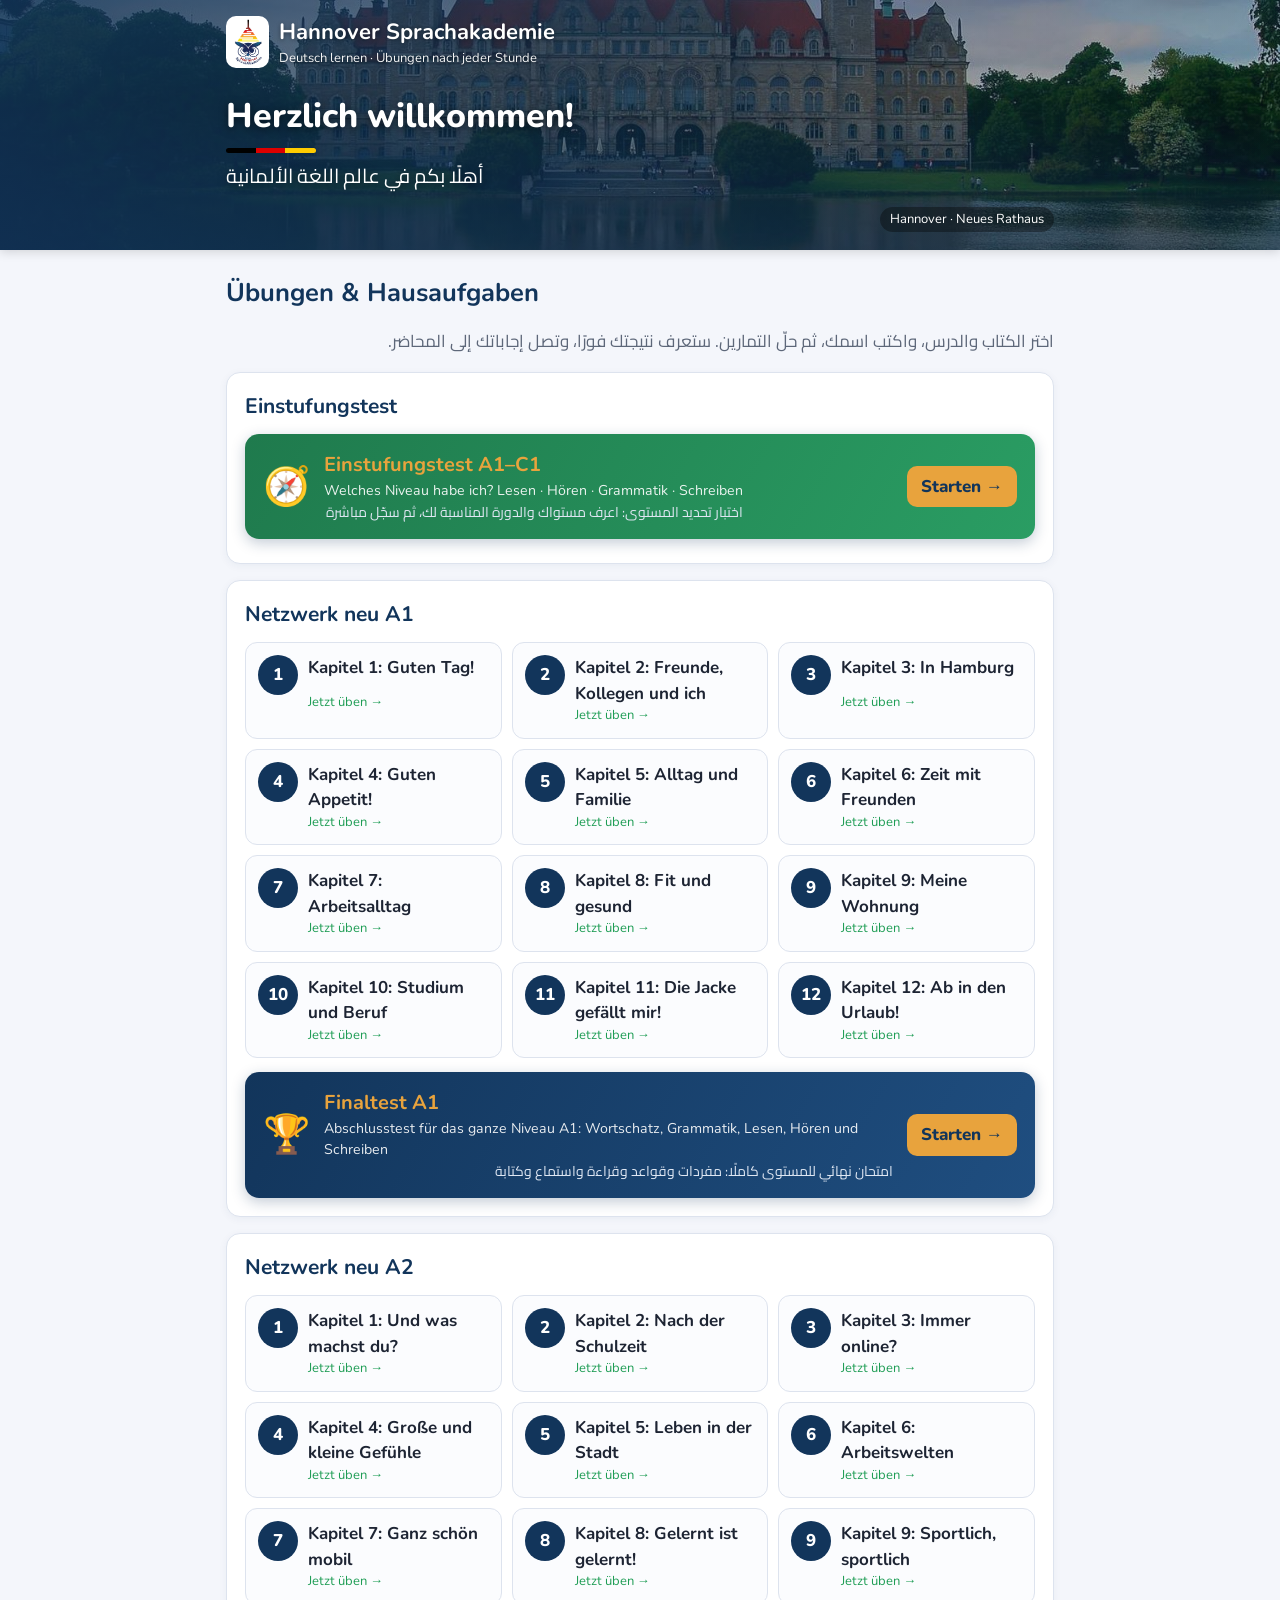
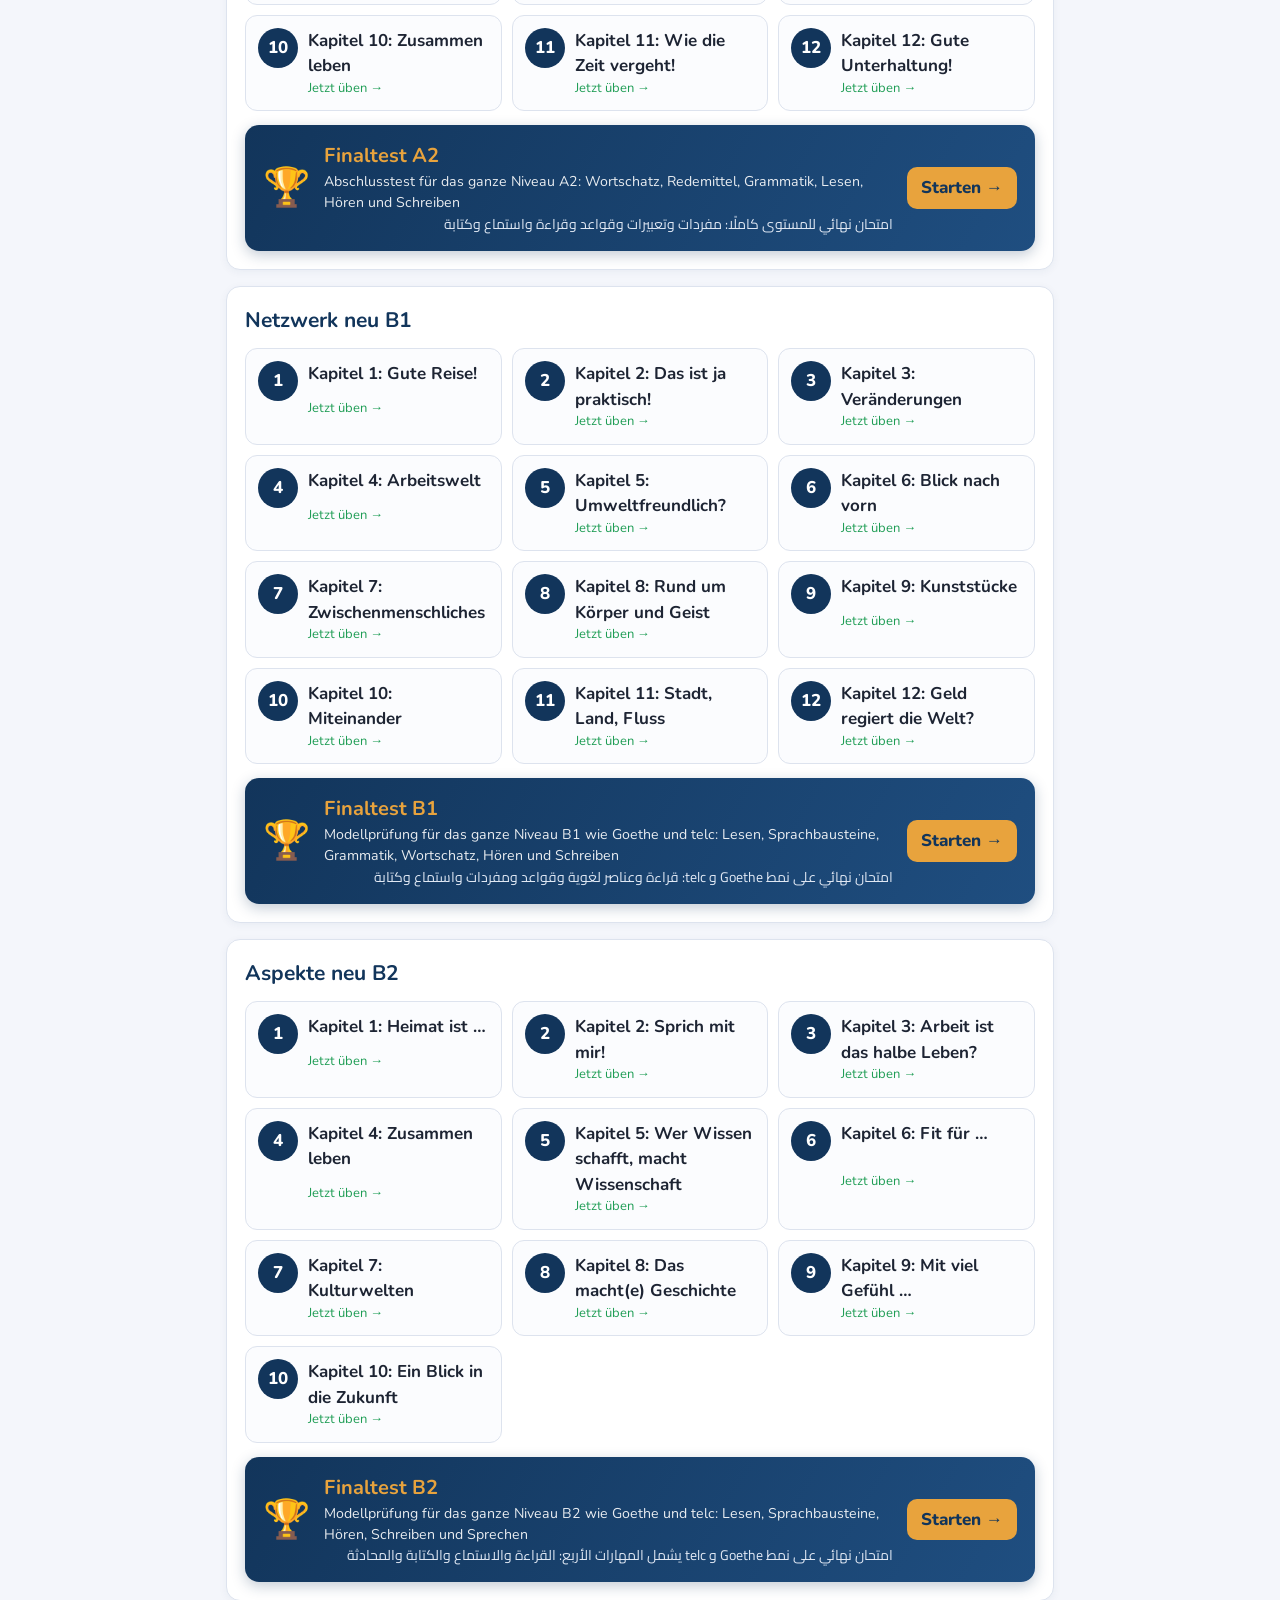
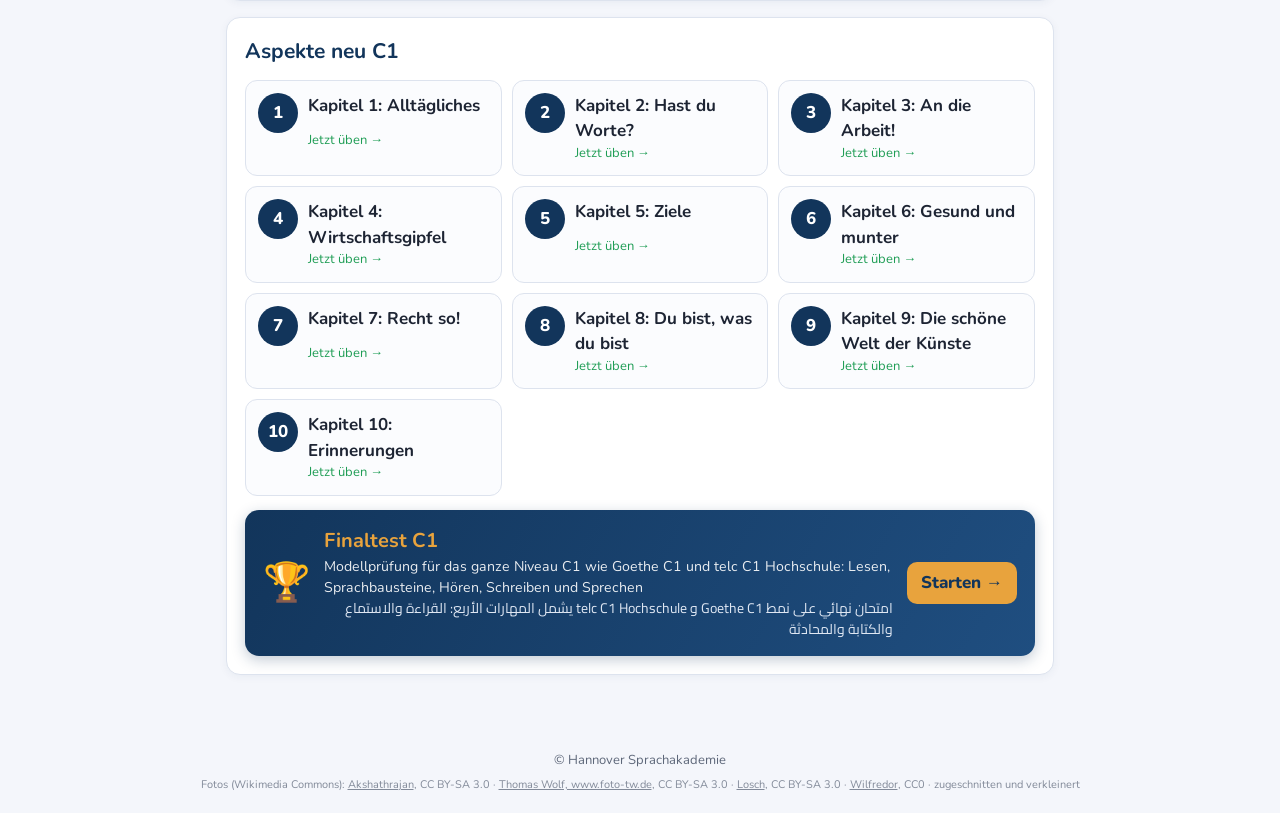
<file: index.html>
<!doctype html>
<html lang="de" dir="ltr">
<head>
  <meta charset="utf-8">
  <meta name="viewport" content="width=device-width, initial-scale=1">
  <link rel="icon" href="assets/logo.png">
  <title>Hannover Sprachakademie – Übungen</title>
  <link rel="preconnect" href="https://fonts.googleapis.com">
  <link href="https://fonts.googleapis.com/css2?family=Cairo:wght@400;600;700&family=Nunito:wght@400;600;800&display=swap" rel="stylesheet">
  <link rel="stylesheet" href="assets/style.css">
</head>
<body>
  <header class="topbar banner">
    <div class="slides" aria-hidden="true">
      <div class="slide on" style="background-image:url(assets/bg/hannover-rathaus.jpg)" data-ort="Hannover · Neues Rathaus"></div>
      <div class="slide" style="background-image:url(assets/bg/berlin.jpg); background-position:center 22%" data-ort="Berlin · Brandenburger Tor"></div>
      <div class="slide" style="background-image:url(assets/bg/hannover-uni.jpg); background-position:center 35%" data-ort="Hannover · Leibniz Universität"></div>
      <div class="slide" style="background-image:url(assets/bg/neuschwanstein.jpg); background-position:center 40%" data-ort="Bayern · Schloss Neuschwanstein"></div>
    </div>
    <div class="banner-in">
      <div class="brand"><img class="logo-img" src="assets/logo.png" alt="Hannover Sprachakademie"><div><strong>Hannover Sprachakademie</strong><small>Deutsch lernen · Übungen nach jeder Stunde</small></div></div>
      <div class="banner-text">
        <p class="willkommen">Herzlich willkommen!</p>
        <p class="ar">أهلًا بكم في عالم اللغة الألمانية</p>
      </div>
      <span class="ort" id="ort">Hannover · Neues Rathaus</span>
    </div>
  </header>
  <main class="wrap">
    <section class="hero">
      <h1>Übungen &amp; Hausaufgaben</h1>
      <p class="ar">اختر الكتاب والدرس، واكتب اسمك، ثم حلّ التمارين. ستعرف نتيجتك فورًا، وتصل إجاباتك إلى المحاضر.</p>
    </section>
    <section class="card">
      <h2>Einstufungstest</h2>
      <a class="final-card einst" href="einstufung.html">
        <span class="trophy">🧭</span>
        <span><strong>Einstufungstest A1–C1</strong><small>Welches Niveau habe ich? Lesen · Hören · Grammatik · Schreiben</small><em class="ar">اختبار تحديد المستوى: اعرف مستواك والدورة المناسبة لك، ثم سجّل مباشرة</em></span>
        <span class="go">Starten →</span>
      </a>
    </section>
    <div id="kurse"></div>
  </main>
  <footer class="foot">© Hannover Sprachakademie
    <small class="credits">Fotos (Wikimedia Commons):
      <a href="https://commons.wikimedia.org/wiki/File:Hannover_Rathaus_and_Maschteich,_Germany_-_20100525.jpg" target="_blank" rel="noopener">Akshathrajan</a>, CC BY-SA 3.0 ·
      <a href="https://commons.wikimedia.org/wiki/File:Brandenburger_Tor_abends.jpg" target="_blank" rel="noopener">Thomas Wolf, www.foto-tw.de</a>, CC BY-SA 3.0 ·
      <a href="https://commons.wikimedia.org/wiki/File:Gottfried_Wilhelm_Leibniz_Universit%C3%A4t_Hannover_IMG_5203.jpg" target="_blank" rel="noopener">Losch</a>, CC BY-SA 3.0 ·
      <a href="https://commons.wikimedia.org/wiki/File:Neuschwanstein_Castle_2024.jpg" target="_blank" rel="noopener">Wilfredor</a>, CC0 ·
      zugeschnitten und verkleinert</small>
  </footer>
  <script src="config.js"></script>
  <script>
    // Bildwechsel im Kopfbereich (alle 6 Sekunden)
    (function () {
      var s = document.querySelectorAll('.slides .slide'), ort = document.getElementById('ort'), i = 0;
      if (!s.length || (window.matchMedia && matchMedia('(prefers-reduced-motion: reduce)').matches)) return;
      setInterval(function () {
        s[i].classList.remove('on'); i = (i + 1) % s.length; s[i].classList.add('on');
        ort.textContent = s[i].getAttribute('data-ort');
      }, 6000);
    })();
    (function () {
      var box = document.getElementById('kurse');
      HA_CONFIG.kurse.forEach(function (k) {
        var sec = document.createElement('section'); sec.className = 'card';
        var h = document.createElement('h2'); h.textContent = k.name; sec.appendChild(h);
        var grid = document.createElement('div'); grid.className = 'kap-grid';
        k.kapitel.forEach(function (c) {
          var a = document.createElement(c.fertig ? 'a' : 'div');
          a.className = 'kap' + (c.fertig ? '' : ' soon');
          if (c.fertig) a.href = 'uebung.html?kurs=' + k.id + '&k=' + c.nr;
          a.innerHTML = '<span class="nr">' + c.nr + '</span><span class="t"></span><span class="s">' + (c.fertig ? 'Jetzt üben →' : 'bald') + '</span>';
          a.querySelector('.t').textContent = 'Kapitel ' + c.nr + ': ' + c.titel;
          grid.appendChild(a);
        });
        sec.appendChild(grid);
        if (k.final) {
          var f = document.createElement(k.final.fertig ? 'a' : 'div');
          f.className = 'final-card' + (k.final.fertig ? '' : ' soon');
          if (k.final.fertig) f.href = 'uebung.html?kurs=' + k.id + '&k=final';
          f.innerHTML = '<span class="trophy">🏆</span><span><strong></strong><small></small><em class="ar">امتحان نهائي للمستوى كاملًا: مفردات وقواعد وقراءة وكتابة</em></span><span class="go">' + (k.final.fertig ? 'Starten →' : 'bald') + '</span>';
          f.querySelector('strong').textContent = k.final.titel;
          f.querySelector('small').textContent = k.final.text || '';
          if (k.final.textAr) f.querySelector('em').textContent = k.final.textAr;
          sec.appendChild(f);
        }
        box.appendChild(sec);
      });
    })();
  </script>
</body>
</html>
</file>
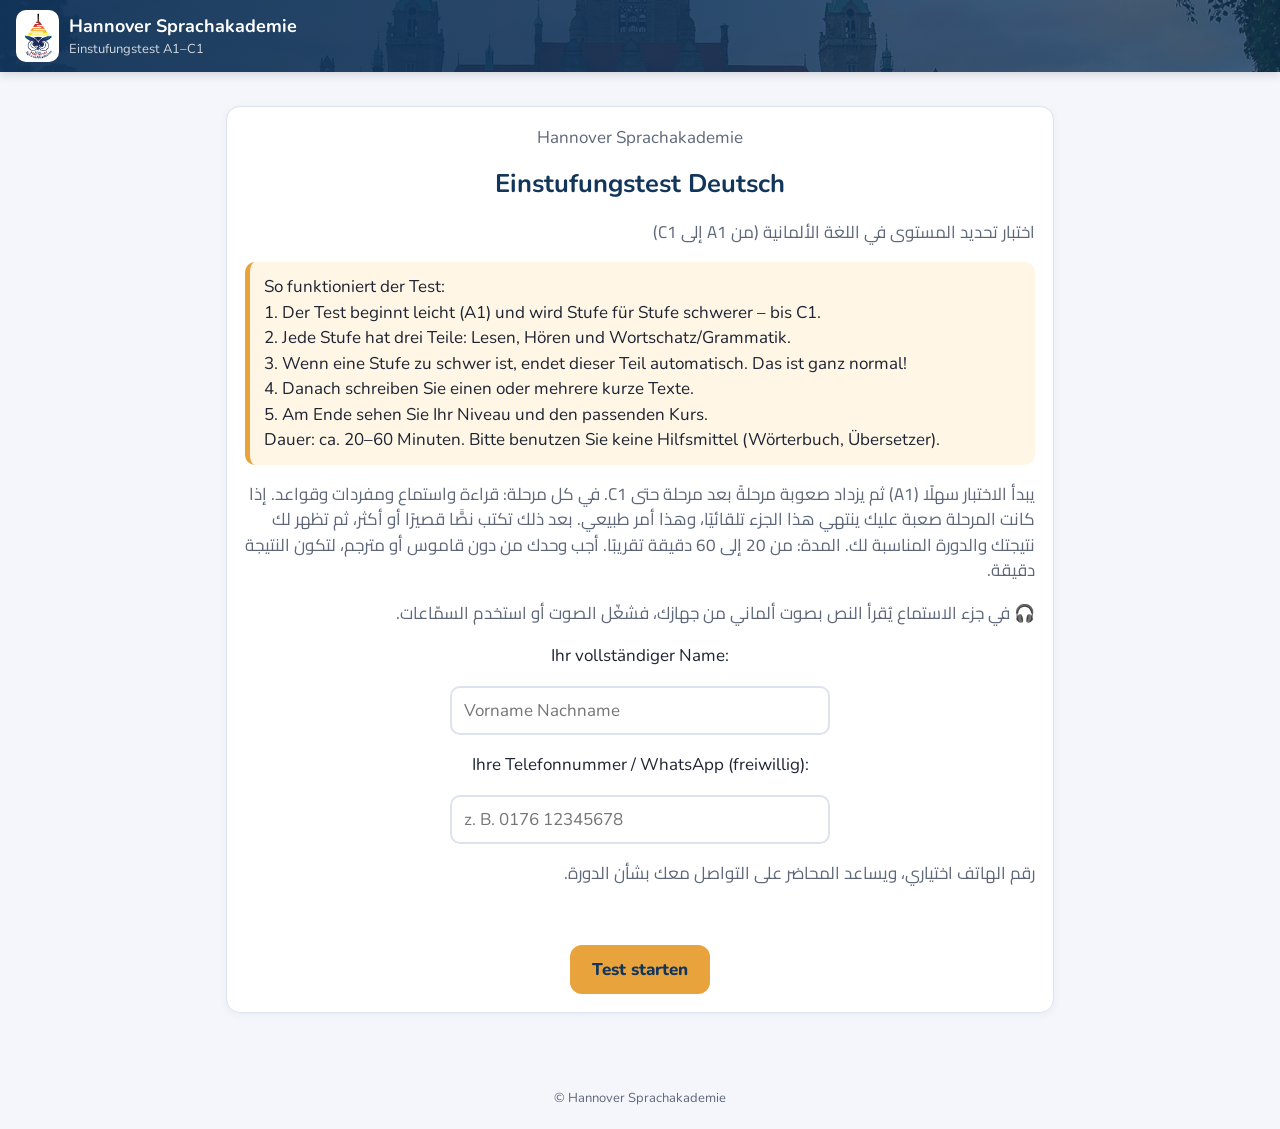
<file: einstufung.html>
<!doctype html>
<html lang="de" dir="ltr">
<head>
  <meta charset="utf-8">
  <meta name="viewport" content="width=device-width, initial-scale=1">
  <link rel="icon" href="assets/logo.png">
  <title>Hannover Sprachakademie – Einstufungstest</title>
  <link rel="preconnect" href="https://fonts.googleapis.com">
  <link href="https://fonts.googleapis.com/css2?family=Cairo:wght@400;600;700&family=Nunito:wght@400;600;800&display=swap" rel="stylesheet">
  <link rel="stylesheet" href="assets/style.css">
</head>
<body>
  <header class="topbar">
    <a class="brand" href="index.html"><img class="logo-img" src="assets/logo.png" alt="Hannover Sprachakademie"><div><strong>Hannover Sprachakademie</strong><small>Einstufungstest A1–C1</small></div></a>
    <div class="progress" id="progress" hidden><div class="bar"><span id="bar"></span></div><span id="ptext"></span></div>
  </header>
  <main class="wrap" id="app"><p class="loading">Wird geladen …</p></main>
  <footer class="foot">© Hannover Sprachakademie</footer>
  <script src="config.js"></script>
  <script src="data/einstufung.js"></script>
  <script src="assets/einstufung.js"></script>
</body>
</html>
</file>
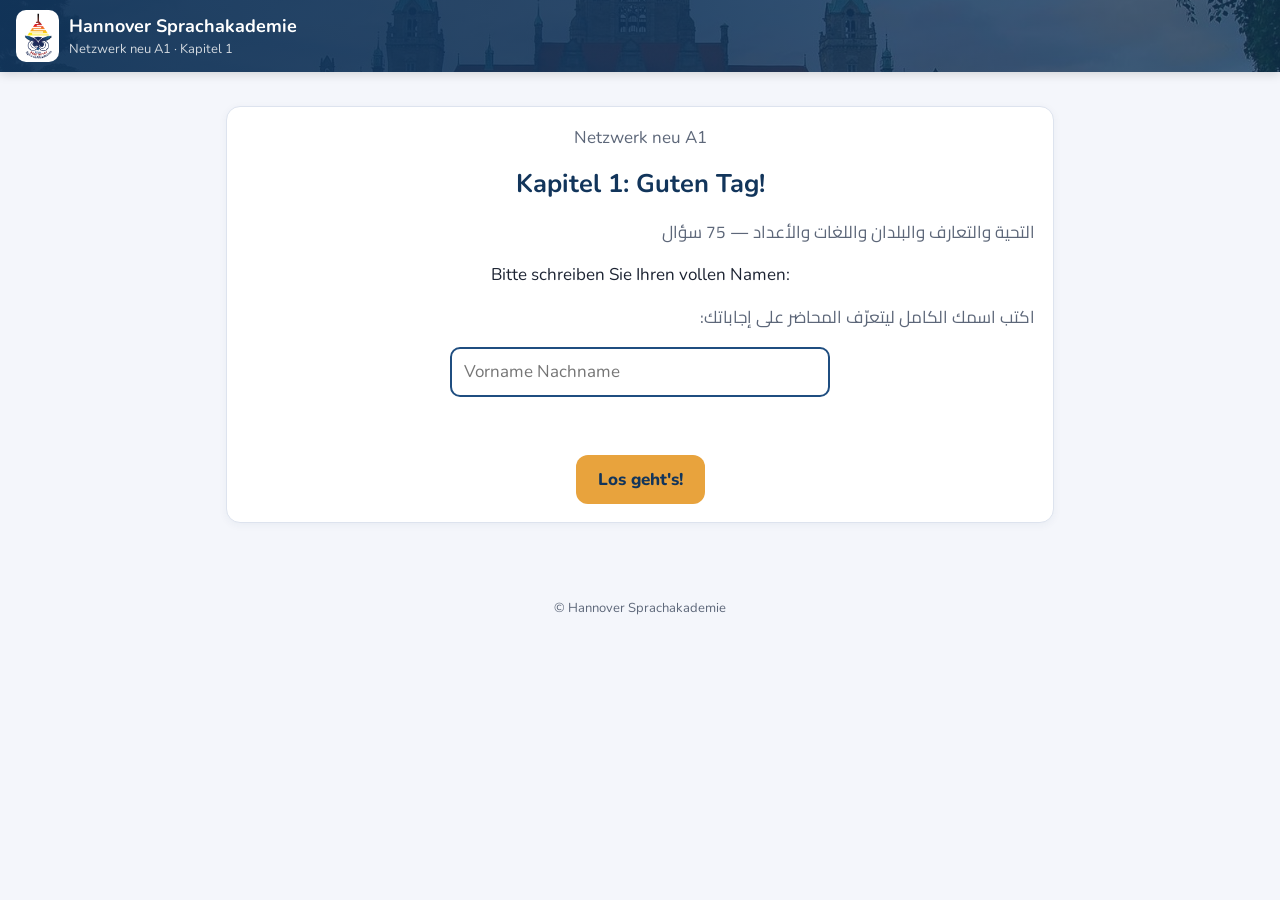
<file: uebung.html>
<!doctype html>
<html lang="de" dir="ltr">
<head>
  <meta charset="utf-8">
  <meta name="viewport" content="width=device-width, initial-scale=1">
  <link rel="icon" href="assets/logo.png">
  <title>Hannover Sprachakademie – Übung</title>
  <link rel="preconnect" href="https://fonts.googleapis.com">
  <link href="https://fonts.googleapis.com/css2?family=Cairo:wght@400;600;700&family=Nunito:wght@400;600;800&display=swap" rel="stylesheet">
  <link rel="stylesheet" href="assets/style.css">
</head>
<body>
  <header class="topbar">
    <a class="brand" href="index.html"><img class="logo-img" src="assets/logo.png" alt="Hannover Sprachakademie"><div><strong>Hannover Sprachakademie</strong><small id="kursname">Übungen</small></div></a>
    <div class="progress" id="progress" hidden><div class="bar"><span id="bar"></span></div><span id="ptext"></span></div>
  </header>
  <main class="wrap" id="app"><p class="loading">Wird geladen …</p></main>
  <footer class="foot">© Hannover Sprachakademie</footer>
  <script src="config.js"></script>
  <script src="assets/app.js"></script>
</body>
</html>
</file>
<file: assets/style.css>
:root {
  --navy: #12355b;
  --navy-2: #1f4e80;
  --gold: #e8a33d;
  --bg: #f4f6fb;
  --card: #ffffff;
  --text: #1d2433;
  --muted: #5d6779;
  --line: #dde3ee;
  --ok: #1f9d55;
  --ok-bg: #e7f7ee;
  --bad: #d64545;
  --bad-bg: #fdecec;
  --info-bg: #fff6e6;
  --radius: 14px;
}
* { box-sizing: border-box; }
[hidden] { display: none !important; }
html, body { margin: 0; }
body {
  font-family: "Nunito", "Segoe UI", Arial, sans-serif;
  background: var(--bg);
  color: var(--text);
  font-size: 17px;
  line-height: 1.5;
}
.ar { font-family: "Cairo", "Segoe UI", Tahoma, sans-serif; direction: rtl; text-align: right; color: var(--muted); }
a { color: var(--navy-2); }

/* Kopfzeile */
.topbar {
  position: sticky; top: 0; z-index: 10;
  display: flex; align-items: center; justify-content: space-between; gap: 12px;
  padding: 10px 16px; background: var(--navy); color: #fff;
  box-shadow: 0 2px 10px rgba(0,0,0,.15);
}
/* Übungsseiten: dezentes Foto (Neues Rathaus Hannover) hinter der blauen Leiste */
.topbar:not(.banner) {
  background: linear-gradient(90deg, rgba(18,53,91,.96) 0%, rgba(18,53,91,.88) 55%, rgba(18,53,91,.72) 100%),
              url(bg/hannover-rathaus.jpg) center 30% / cover no-repeat, var(--navy);
}

/* Startseite: großes Banner mit wechselnden Fotos aus Deutschland */
.topbar.banner {
  position: relative; display: block; padding: 0; min-height: 250px; overflow: hidden; background: var(--navy);
}
.banner .slides, .banner .slide { position: absolute; inset: 0; }
.banner .slide {
  background-size: cover; background-position: center; opacity: 0; transform: scale(1.04);
  transition: opacity 1.6s ease, transform 7s ease;
}
.banner .slide.on { opacity: 1; transform: scale(1); }
.banner .slides::after {
  content: ''; position: absolute; inset: 0;
  background: linear-gradient(100deg, rgba(18,53,91,.82) 0%, rgba(18,53,91,.55) 45%, rgba(18,53,91,.15) 100%),
              linear-gradient(180deg, rgba(18,53,91,.25) 0%, rgba(18,53,91,0) 40%, rgba(18,53,91,.45) 100%);
}
.banner-in {
  position: relative; z-index: 1; max-width: 860px; margin: 0 auto; padding: 16px 16px 18px;
  min-height: 250px; display: flex; flex-direction: column; justify-content: space-between;
}
.banner .brand strong { font-size: 22px; text-shadow: 0 1px 4px rgba(0,0,0,.4); }
.banner .brand small { opacity: .95; text-shadow: 0 1px 3px rgba(0,0,0,.5); }
.banner-text { margin-top: 18px; }
.banner-text p { margin: 0; text-shadow: 0 2px 8px rgba(0,0,0,.55); }
.banner .willkommen { font-size: 34px; font-weight: 800; color: #fff; }
.banner .willkommen::after { content: ''; display: block; width: 90px; height: 5px; margin-top: 6px; border-radius: 3px;
  background: linear-gradient(90deg, #000 0 33%, #dd0000 33% 66%, #ffcc00 66% 100%); }
.banner .banner-text .ar { font-size: 20px; color: #fff; margin-top: 8px; text-align: left; }
.banner .ort {
  align-self: flex-end; margin-top: 12px; font-size: 13px; color: #fff; background: rgba(0,0,0,.35);
  padding: 3px 10px; border-radius: 20px;
}
@media (max-width: 600px) {
  .topbar.banner, .banner-in { min-height: 210px; }
  .banner .willkommen { font-size: 26px; }
  .banner .banner-text .ar { font-size: 17px; }
  .banner .brand strong { font-size: 18px; }
}
@media (prefers-reduced-motion: reduce) { .banner .slide { transition: none; transform: none; } }
.foot .credits { display: block; margin-top: 6px; font-size: 11px; opacity: .75; }
.foot .credits a { color: inherit; }

.brand { display: flex; align-items: center; gap: 10px; color: #fff; text-decoration: none; }
.brand strong { display: block; font-size: 18px; }
.brand small { display: block; opacity: .8; font-size: 13px; }
.logo {
  width: 40px; height: 40px; border-radius: 10px; background: var(--gold); color: var(--navy);
  display: grid; place-items: center; font-weight: 800;
}
.logo-img { height: 52px; width: auto; background: #fff; border-radius: 10px; padding: 3px 5px; display: block; }
.progress { display: flex; align-items: center; gap: 8px; min-width: 150px; }
.progress .bar { width: 110px; height: 8px; border-radius: 8px; background: rgba(255,255,255,.25); overflow: hidden; }
.progress .bar span { display: block; height: 100%; width: 0; background: var(--gold); transition: width .3s; }
.progress #ptext { font-size: 13px; white-space: nowrap; }

.wrap { max-width: 860px; margin: 0 auto; padding: 18px 16px 40px; }
.foot { text-align: center; color: var(--muted); font-size: 13px; padding: 20px; }
.loading { text-align: center; color: var(--muted); }

/* Startseite */
.hero h1 { margin: 6px 0; color: var(--navy); }
.card {
  background: var(--card); border: 1px solid var(--line); border-radius: var(--radius);
  padding: 18px; margin: 16px 0; box-shadow: 0 2px 8px rgba(18,53,91,.05);
}
.card h2 { margin: 0 0 12px; color: var(--navy); font-size: 21px; }
.kap-grid { display: grid; grid-template-columns: repeat(auto-fill, minmax(230px, 1fr)); gap: 10px; }
.kap {
  display: grid; grid-template-columns: 40px 1fr; grid-template-rows: auto auto; gap: 0 10px;
  padding: 12px; border: 1px solid var(--line); border-radius: 12px; text-decoration: none; color: var(--text);
  background: #fbfcfe; transition: transform .1s, border-color .1s;
}
.kap:hover { border-color: var(--gold); transform: translateY(-1px); }
.kap .nr { grid-row: span 2; width: 40px; height: 40px; border-radius: 50%; background: var(--navy); color: #fff; display: grid; place-items: center; font-weight: 800; }
.kap .t { font-weight: 700; }
.kap .s { font-size: 13px; color: var(--ok); }
.kap.soon { opacity: .55; }
.kap.soon .nr { background: #9aa6b8; }
.kap.soon .s { color: var(--muted); }

.final-card {
  display: flex; align-items: center; gap: 14px; margin-top: 14px; padding: 16px 18px; border-radius: 14px;
  background: linear-gradient(120deg, var(--navy), var(--navy-2)); color: #fff; text-decoration: none;
  box-shadow: 0 4px 14px rgba(18,53,91,.25); transition: transform .1s;
}
.final-card:hover { transform: translateY(-2px); }
.final-card .trophy { font-size: 38px; }
.final-card strong { display: block; font-size: 20px; color: var(--gold); }
.final-card small { display: block; opacity: .9; }
.final-card em { display: block; font-style: normal; color: #dfe7f3; font-size: 14px; }
.final-card .go { margin-left: auto; background: var(--gold); color: var(--navy); font-weight: 800; padding: 8px 14px; border-radius: 10px; white-space: nowrap; }
.final-card.soon { opacity: .6; }

/* Name */
.start { text-align: center; }
.start h1 { color: var(--navy); margin: 4px 0; }
.start .sub { color: var(--muted); margin: 0 0 14px; }
.start input[type=text] { width: 100%; max-width: 380px; }
input[type=text], textarea, select {
  font: inherit; padding: 10px 12px; border: 2px solid var(--line); border-radius: 10px; background: #fff; color: var(--text);
}
input[type=text]:focus, textarea:focus, select:focus { outline: none; border-color: var(--navy-2); }
.btn {
  font: inherit; font-weight: 800; border: 0; border-radius: 12px; padding: 12px 22px; cursor: pointer;
  background: var(--navy); color: #fff;
}
.btn:hover { background: var(--navy-2); }
a.btn { display: inline-block; text-decoration: none; }
.btn.gold { background: var(--gold); color: var(--navy); }
.btn.ghost { background: transparent; color: var(--navy); border: 2px solid var(--navy); }
.btn:disabled { opacity: .5; cursor: not-allowed; }
.row { display: flex; gap: 10px; flex-wrap: wrap; justify-content: center; margin-top: 14px; }
.err { color: var(--bad); font-weight: 700; min-height: 1.4em; }

/* Übungsteile */
.teil h2 { display: flex; gap: 10px; align-items: baseline; }
.teil h2 .badge { background: var(--gold); color: var(--navy); border-radius: 8px; padding: 2px 9px; font-size: 15px; }
.anw { margin: 0 0 4px; font-weight: 700; }
.anw-ar { margin: 0 0 12px; font-size: 15px; }
.lesetext { background: var(--info-bg); border-left: 5px solid var(--gold); border-radius: 10px; padding: 12px 14px; margin-bottom: 14px; white-space: pre-line; }
.item { padding: 12px 0; border-top: 1px dashed var(--line); }
.item:first-of-type { border-top: 0; }
.item .q { font-weight: 600; margin-bottom: 8px; }
.item .num { color: var(--muted); font-weight: 700; margin-right: 6px; }
.opts { display: flex; flex-wrap: wrap; gap: 8px; }
.opt { position: relative; }
.opt input { position: absolute; opacity: 0; }
.opt span {
  display: inline-block; padding: 8px 14px; border: 2px solid var(--line); border-radius: 10px; cursor: pointer; background: #fff;
}
.opt input:checked + span { border-color: var(--navy-2); background: #e9f0fa; font-weight: 700; }
.opt input:focus-visible + span { outline: 3px solid var(--gold); }
.sent select, .sent input[type=text] { padding: 6px 10px; margin: 0 4px; min-width: 110px; }
.sent { line-height: 2.4; }
.match-row { display: grid; grid-template-columns: 1fr 1fr; gap: 10px; align-items: center; padding: 6px 0; }
.match-row select { width: 100%; }
.order-list { list-style: none; padding: 0; margin: 0; }
.order-list li { display: flex; align-items: center; gap: 8px; padding: 8px 10px; margin: 6px 0; background: #fbfcfe; border: 2px solid var(--line); border-radius: 10px; }
.order-list li .txt { flex: 1; }
.order-list button { font: inherit; border: 1px solid var(--line); background: #fff; border-radius: 8px; width: 36px; height: 34px; cursor: pointer; }
.words { display: flex; flex-wrap: wrap; gap: 8px; margin-bottom: 8px; }
.word { font: inherit; border: 2px solid var(--line); background: #fff; border-radius: 10px; padding: 6px 12px; cursor: pointer; }
.word.used { opacity: .3; cursor: default; }
.built { min-height: 46px; padding: 8px 10px; border: 2px dashed var(--navy-2); border-radius: 10px; background: #fff; display: flex; flex-wrap: wrap; gap: 6px; align-items: center; }
.built .word { border-color: var(--navy-2); background: #e9f0fa; }
.small-btn { font: inherit; font-size: 14px; background: none; border: 0; color: var(--navy-2); cursor: pointer; text-decoration: underline; padding: 4px 0; }
textarea { width: 100%; min-height: 150px; resize: vertical; }
.wc { font-size: 14px; color: var(--muted); }

/* Bewertung */
.item.ok { background: var(--ok-bg); border-radius: 10px; padding-left: 10px; padding-right: 10px; }
.item.bad { background: var(--bad-bg); border-radius: 10px; padding-left: 10px; padding-right: 10px; }
.fb { margin-top: 6px; font-weight: 700; }
.item.ok .fb { color: var(--ok); }
.item.bad .fb { color: var(--bad); }
.item.manual .fb { color: var(--navy-2); }
.muster { margin-top: 8px; padding: 10px 12px; background: #fff; border: 1px solid var(--line); border-radius: 10px; white-space: pre-line; }
.locked input, .locked select, .locked textarea, .locked button.word, .locked .order-list button { pointer-events: none; }

.submit-bar { position: sticky; bottom: 0; background: linear-gradient(transparent, var(--bg) 30%); padding: 18px 0 10px; text-align: center; }
.result { text-align: center; }
.result .score { font-size: 46px; font-weight: 800; color: var(--navy); margin: 4px 0; }
.result .pct { font-size: 20px; font-weight: 700; }
.result .send { margin-top: 10px; font-weight: 700; }
.send.ok { color: var(--ok); } .send.bad { color: var(--bad); } .send.wait { color: var(--muted); }
.stars { font-size: 30px; letter-spacing: 4px; }

/* Einstufungstest */
.einst-info { text-align: left; }
.player { display: flex; flex-wrap: wrap; align-items: center; gap: 10px; margin: 4px 0 14px; padding: 12px; background: #eef3fa; border-radius: 12px; }
.player .btn { padding: 10px 18px; }
.player-info { font-size: 14px; color: var(--muted); }
.player-note { flex-basis: 100%; font-size: 14px; }
.player .lesetext { flex-basis: 100%; margin: 0; }
.player-titel { flex-basis: 100%; color: var(--navy); }
.teil .player { margin-top: 14px; }
.player .transkript { white-space: pre-line; font-size: 15px; }
.spinner { width: 46px; height: 46px; margin: 18px auto; border: 5px solid var(--line); border-top-color: var(--gold); border-radius: 50%; animation: spin 1s linear infinite; }
@keyframes spin { to { transform: rotate(360deg); } }
.lvl-box { display: grid; grid-template-columns: 1fr 1fr; gap: 12px; margin: 10px 0 16px; }
.lvl { border: 2px solid var(--navy); border-radius: 14px; padding: 12px; }
.lvl small { display: block; color: var(--muted); font-weight: 700; }
.lvl strong { display: block; font-size: 40px; line-height: 1.2; color: var(--navy); }
.lvl .ar { text-align: center; display: block; }
.lvl.gold { border-color: var(--gold); background: var(--info-bg); }
.stufen { max-width: 460px; margin: 0 auto; }
.stufe-row { display: grid; grid-template-columns: 34px 1fr 62px; gap: 10px; align-items: center; margin: 6px 0; }
.st-n { font-weight: 800; color: var(--navy); }
.st-bar { height: 12px; background: var(--line); border-radius: 8px; overflow: hidden; }
.st-bar span { display: block; height: 100%; background: #9aa6b8; }
.st-bar span.ok { background: var(--ok); } .st-bar span.bad { background: var(--bad); }
.st-p { font-size: 14px; color: var(--muted); text-align: right; }
.teile-sum { color: var(--muted); font-size: 15px; }
.anmelden { margin-top: 16px; padding: 16px; border-radius: 14px; background: var(--ok-bg); }
.anmelden h3 { margin: 0 0 6px; color: var(--ok); }
.anmelden .btn { margin: 6px; }
.btn.wa { background: #25d366; color: #fff; font-size: 18px; }
.btn.wa:hover { background: #1ebe5a; }
.item .korr { margin-top: 12px; padding: 12px 14px; background: #f3f7fd; border: 1px solid #d5e2f3; border-radius: 10px; }
.korr-wait { color: var(--navy); }
.korr-lvl { font-size: 18px; margin: 8px 0; }
.korr-lvl strong { color: var(--navy); font-size: 22px; }
.korr-lob { color: var(--ok); }
.korr-list { padding-left: 18px; }
.korr-list li { margin: 8px 0; }
.korr-list del { color: var(--bad); }
.korr-list ins { color: var(--ok); text-decoration: none; font-weight: 700; }
.final-card.einst { background: linear-gradient(120deg, #1f7a4d, #2a9d63); margin: 0 0 6px; }

@media (max-width: 600px) {
  body { font-size: 16px; }
  .lvl-box { grid-template-columns: 1fr; }
  .progress { min-width: 0; }
  .progress .bar { width: 70px; }
  .match-row { grid-template-columns: 1fr; gap: 4px; }
  .brand small { display: none; }
}
</file>
